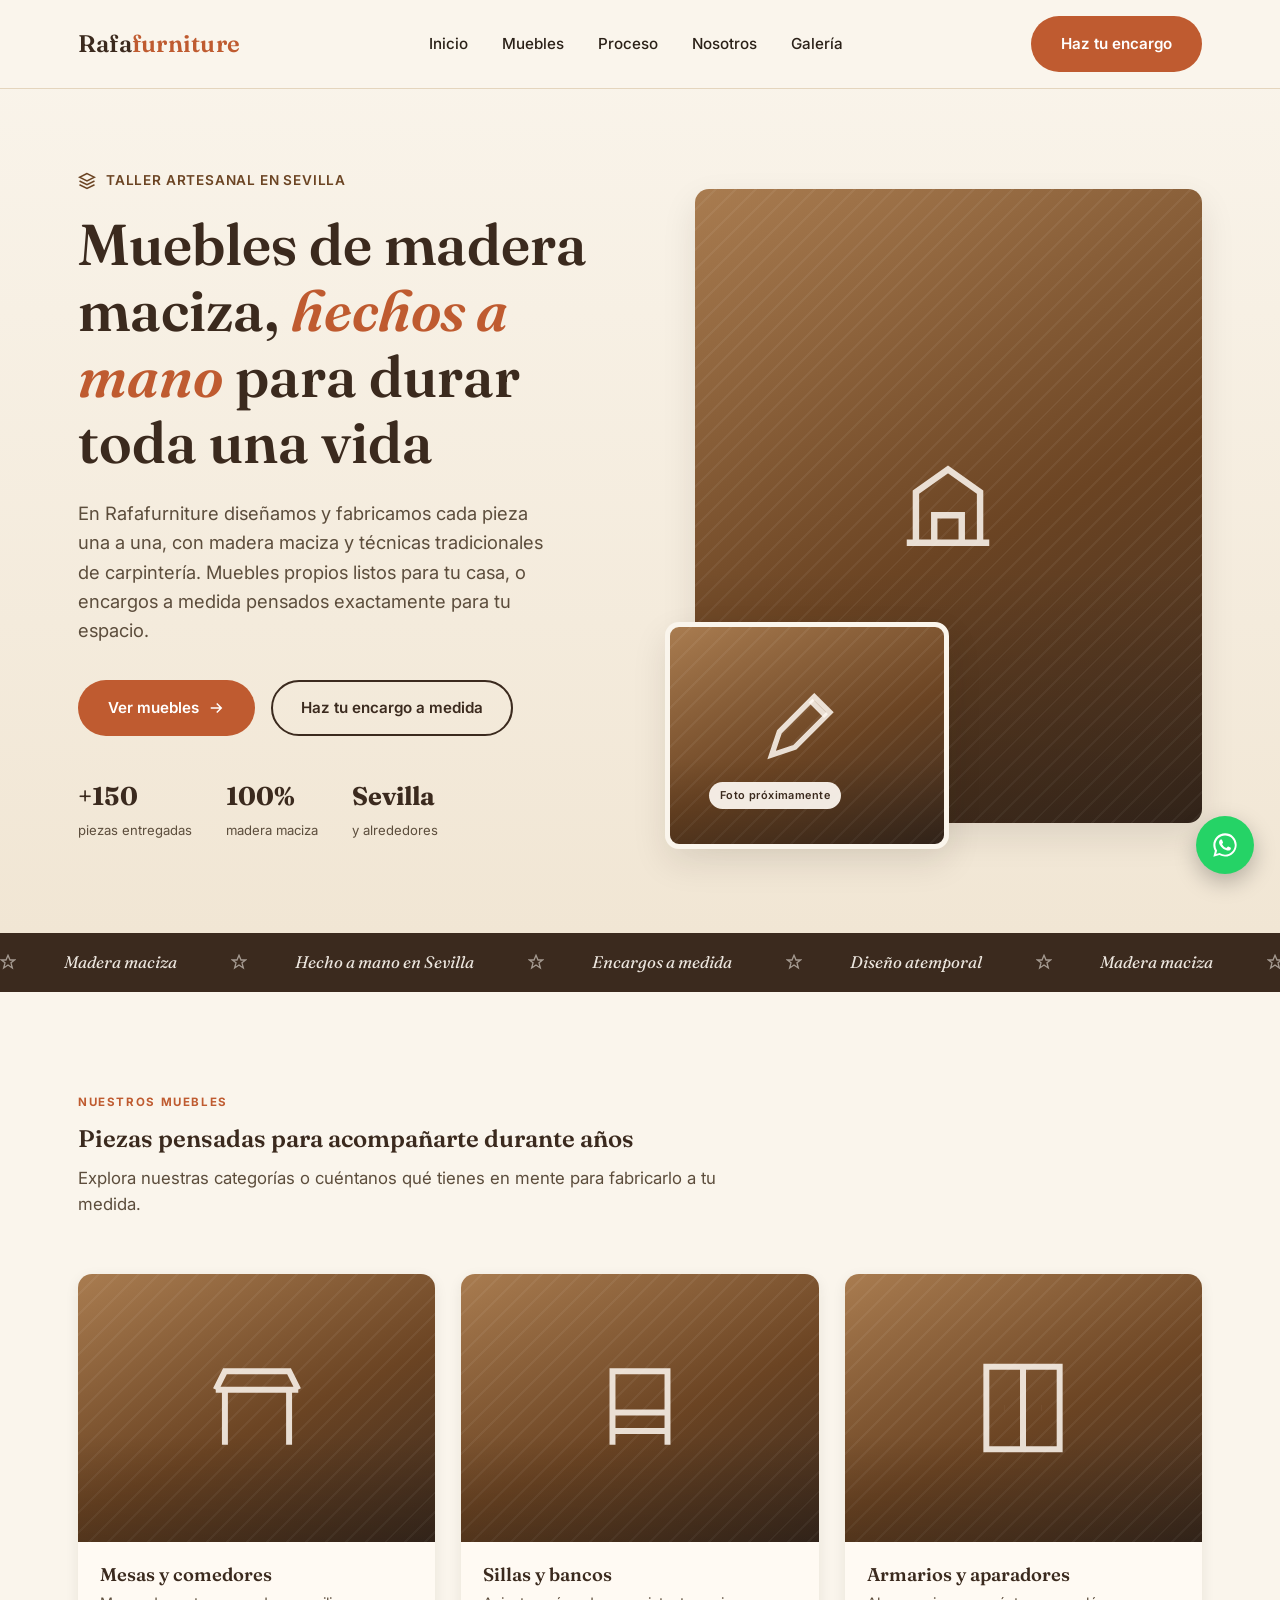
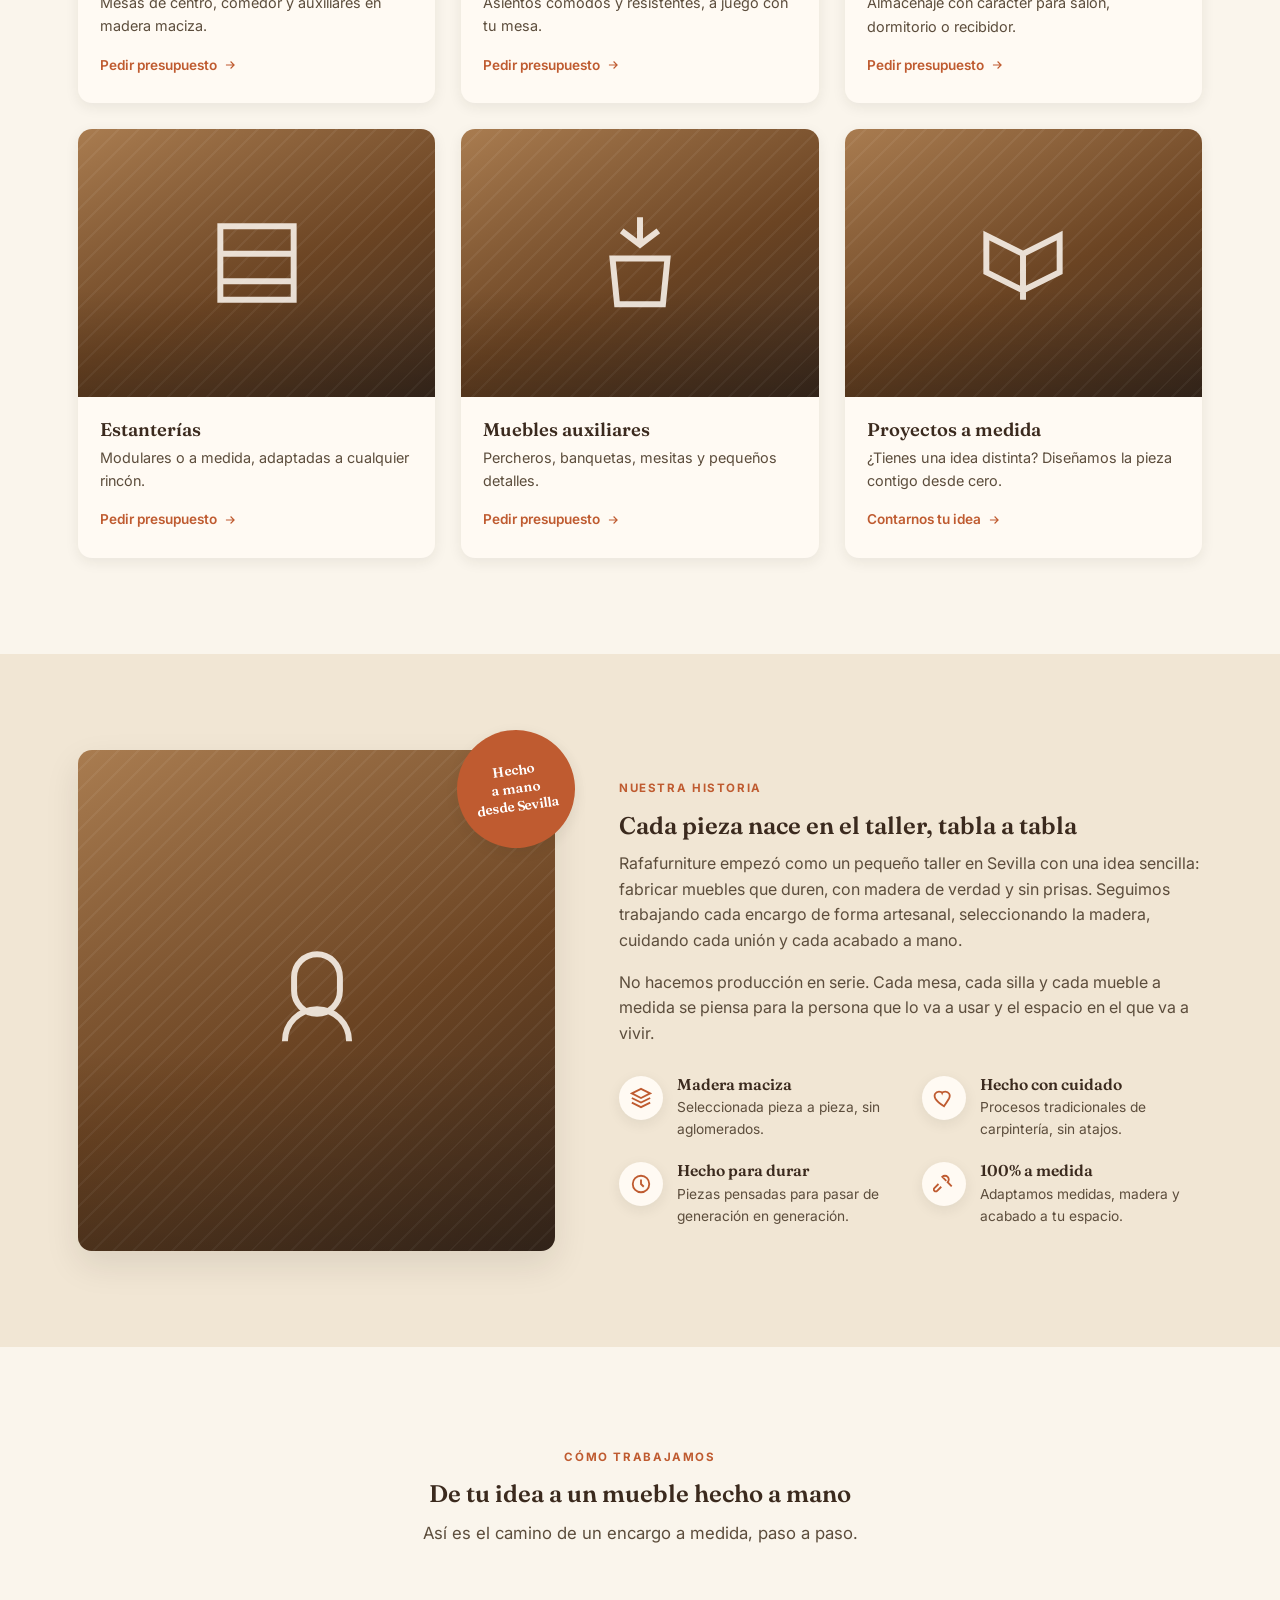
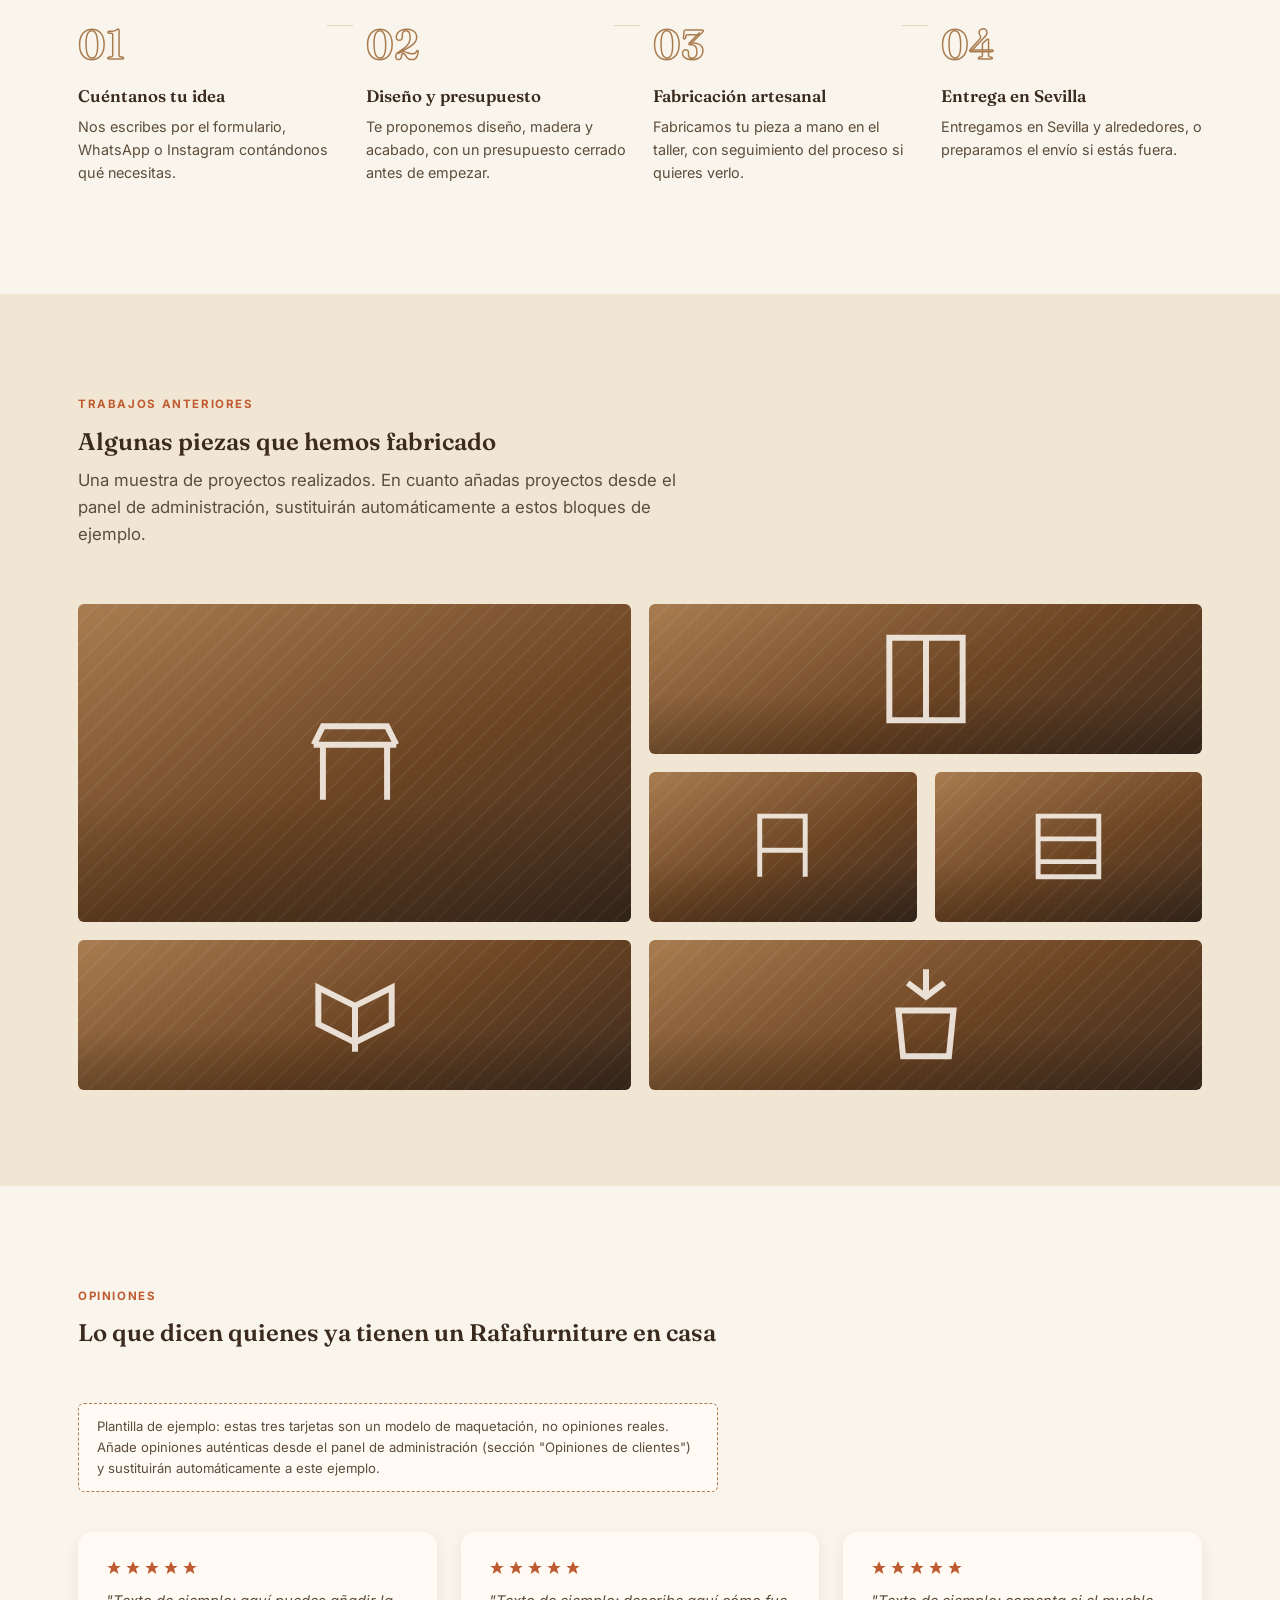
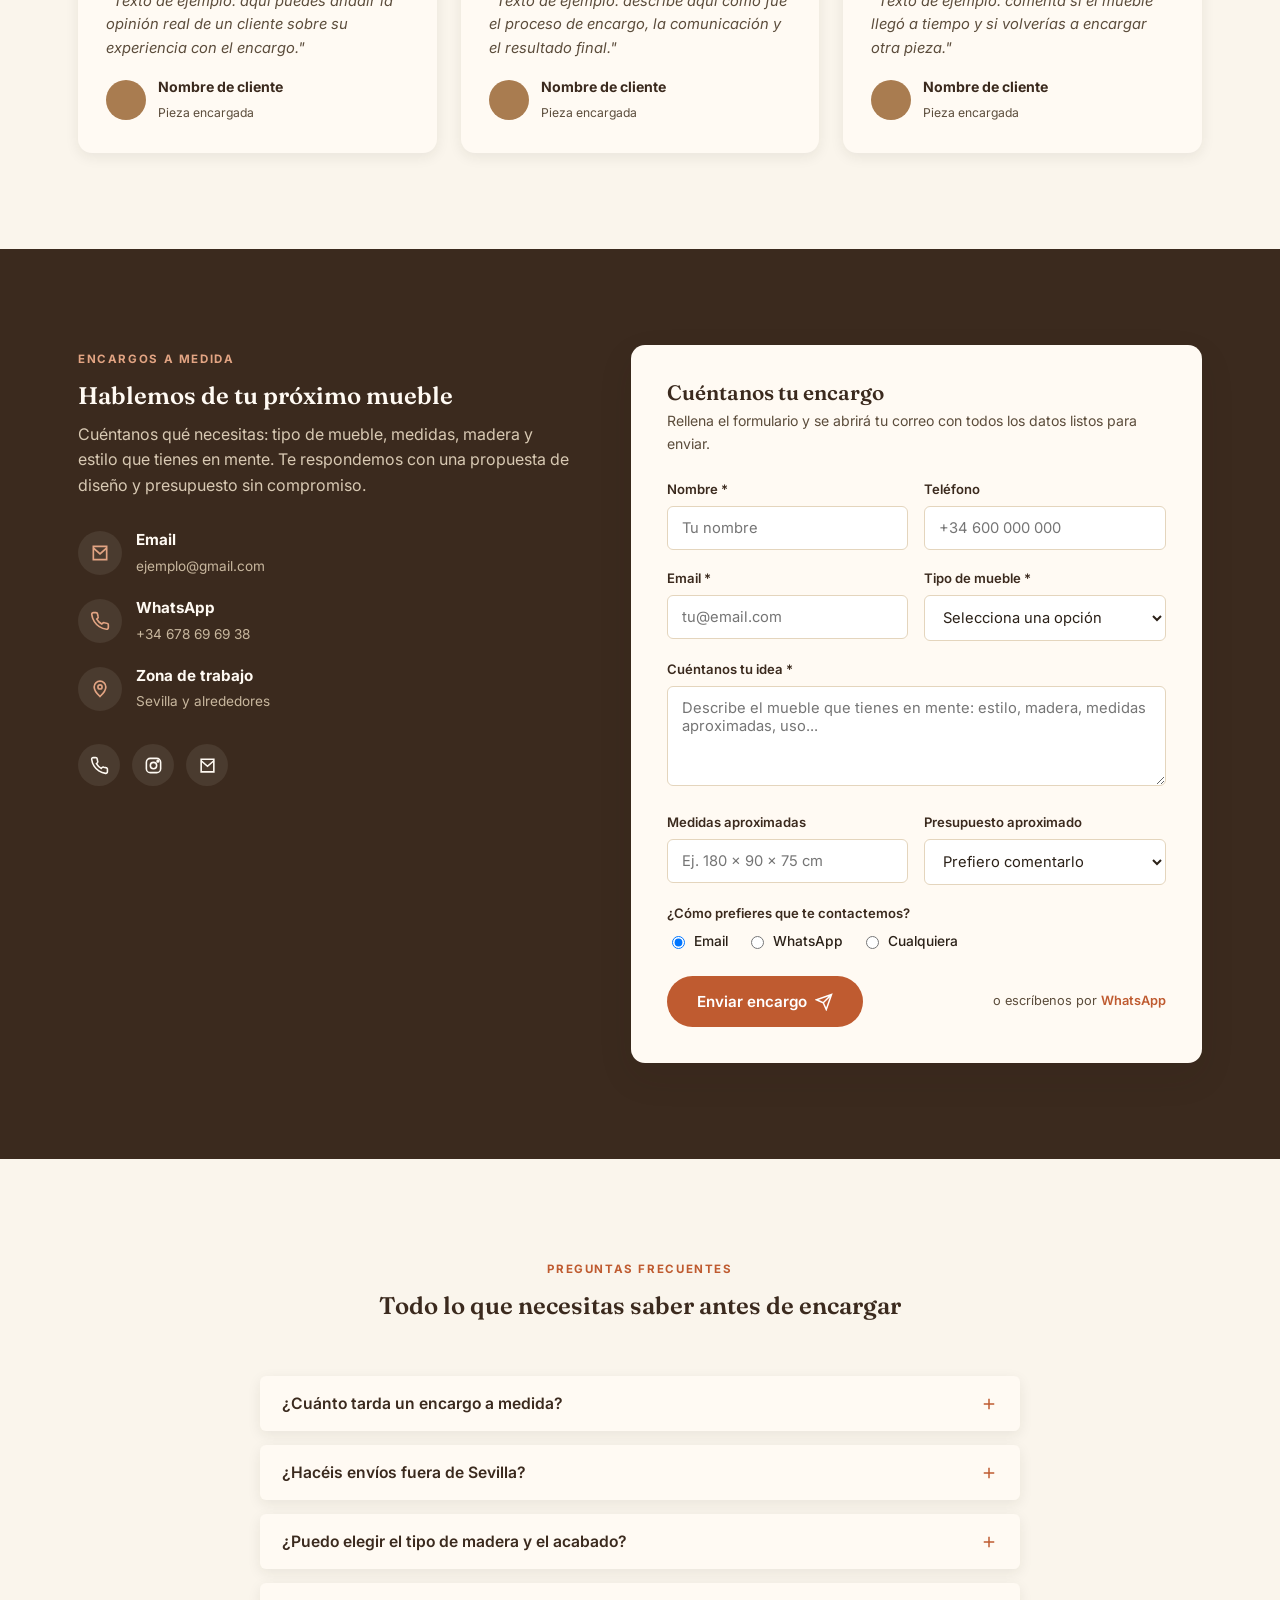
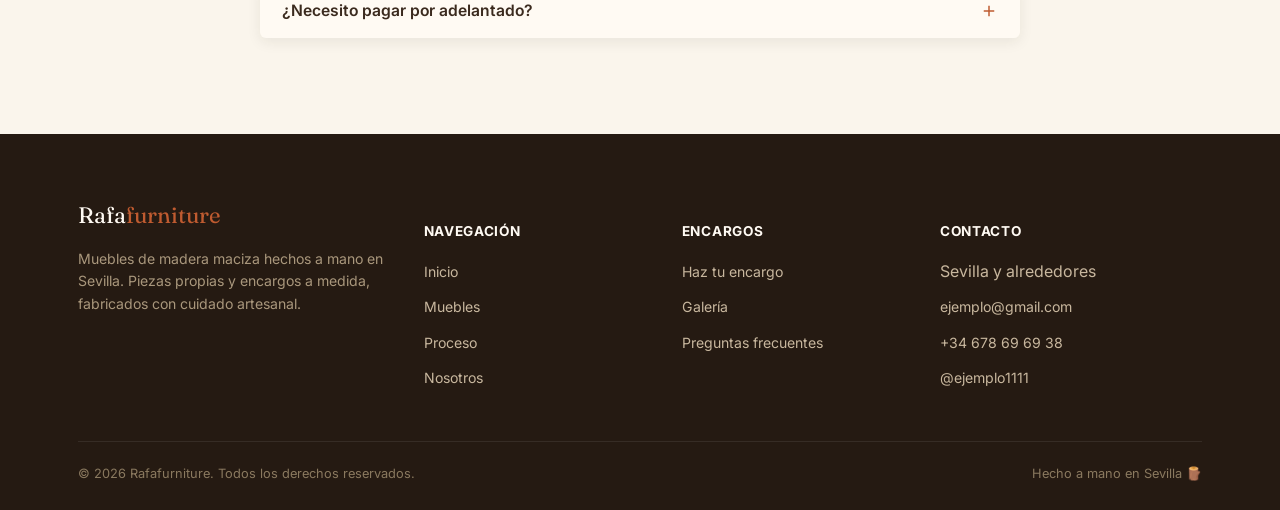
<file: index.html>
<!DOCTYPE html>
<!--
  ============================================================
  RAFAFURNITURE — Web de muebles hechos a mano
  ============================================================
  CÓMO PERSONALIZAR ESTE ARCHIVO (léelo antes de publicar):

  0. PANEL DE ADMINISTRACIÓN (recomendado)
     Esta web incluye un panel visual en la carpeta "admin" (sin tocar
     código) para que el dueño del negocio pueda añadir fotos, nuevos
     proyectos a la galería, opiniones de clientes y datos de contacto
     por su cuenta. Lee el archivo GUIA-PUBLICAR-Y-PANEL.md en la raíz
     del proyecto: explica paso a paso cómo publicar la web gratis y
     cómo activar y usar ese panel. Los datos que gestiona el panel
     viven en la carpeta "data" (archivos .json) y la propia página los
     lee automáticamente mediante js/site-data.js.

  1. DATOS DE CONTACTO
     Se gestionan desde el panel (Ajustes generales), y se guardan en
     data/settings.json. También puedes editarlos a mano en ese archivo
     si lo prefieres. Busca "PERSONALIZA AQUÍ" con Ctrl+F en este HTML
     para ver dónde se muestran (son solo el valor de respaldo inicial,
     el panel los sobrescribe en cuanto el dueño los configura):
       - Email de contacto:  ejemplo@gmail.com   (parece un valor de ejemplo, confírmalo)
       - WhatsApp:           +34 678 69 69 38
       - Instagram:          ejemplo               (parece un valor de ejemplo, confírmalo)
       - Zona de trabajo:    Sevilla y alrededores

  2. IMÁGENES
     Recomendado: súbelas desde el panel (admin), en "Ajustes generales"
     (fotos de portada), "Fotos de categorías" y "Galería de proyectos".
     Sin panel, también puedes hacerlo a mano: todas las tarjetas de
     producto y la galería usan bloques con textura de madera + icono
     como marcador visual mientras no hay foto real, señalados con una
     nota "FOTO:" justo encima de cada bloque. Para poner una foto a
     mano, sustituye el bloque con clase "ph" correspondiente por una
     etiqueta de imagen normal apuntando a tu archivo (por ejemplo,
     dentro de la carpeta "images").

  3. FORMULARIO DE ENCARGOS
     El formulario funciona con un enlace "mailto:" (abre el programa
     de correo del visitante con los datos ya rellenos). Es la forma
     más sencilla de tener un formulario funcional SIN servidor.
     Si más adelante quieres que los encargos lleguen directamente a
     tu bandeja de entrada sin depender del cliente de correo del
     visitante, puedes conectar el formulario (id "orderForm") a un
     servicio gratuito como Formspree (formspree.io) o Web3Forms
     (web3forms.com) en un par de minutos.

  4. COLORES
     Todos los colores están centralizados como variables CSS en la
     sección ":root", al principio del bloque de estilos. Cambia esos
     valores para ajustar la paleta a tu gusto.
  ============================================================
-->
<html lang="es">
<head>
<meta charset="UTF-8">
<meta name="viewport" content="width=device-width, initial-scale=1.0">
<title>Rafafurniture — Muebles hechos a mano en Sevilla</title>
<meta name="description" content="Rafafurniture: muebles de madera maciza hechos a mano en Sevilla. Piezas propias y encargos a medida, fabricados con cuidado artesanal.">

<link rel="preconnect" href="https://fonts.googleapis.com">
<link rel="preconnect" href="https://fonts.gstatic.com" crossorigin>
<link href="https://fonts.googleapis.com/css2?family=Fraunces:ital,opsz,wght@0,9..144,400;0,9..144,500;0,9..144,600;1,9..144,500&family=Inter:wght@400;500;600;700&display=swap" rel="stylesheet">

<link rel="stylesheet" href="./css/style.css">
</head>
<body>

<!-- ============ HEADER ============ -->
<header>
  <nav class="nav">
    <a href="#inicio" class="logo">Rafa<span>furniture</span></a>
    <ul class="nav-links" id="navLinks">
      <li><a href="#inicio">Inicio</a></li>
      <li><a href="#muebles">Muebles</a></li>
      <li><a href="#proceso">Proceso</a></li>
      <li><a href="#nosotros">Nosotros</a></li>
      <li><a href="#galeria">Galería</a></li>
      <li class="mobile-only-cta"><a href="#encargos" class="btn btn-primary">Haz tu encargo</a></li>
    </ul>
    <div class="nav-cta">
      <a href="#encargos" class="btn btn-primary">Haz tu encargo</a>
    </div>
    <button class="burger" id="burgerBtn" aria-label="Abrir menú">
      <svg id="burgerIcon" viewBox="0 0 24 24" fill="none" stroke="currentColor" stroke-width="2" stroke-linecap="round"><line x1="3" y1="6" x2="21" y2="6"/><line x1="3" y1="12" x2="21" y2="12"/><line x1="3" y1="18" x2="21" y2="18"/></svg>
    </button>
  </nav>
</header>

<!-- ============ HERO ============ -->
<section class="hero" id="inicio">
  <div class="wrap">
    <div class="hero-copy reveal">
      <div class="hero-eyebrow">
        <svg viewBox="0 0 24 24" fill="none" stroke="currentColor" stroke-width="2"><path d="M12 2 2 7l10 5 10-5-10-5Z"/><path d="M2 17l10 5 10-5"/><path d="M2 12l10 5 10-5"/></svg>
        Taller artesanal en Sevilla
      </div>
      <h1>Muebles de madera maciza, <em>hechos a mano</em> para durar toda una vida</h1>
      <p class="lead">En Rafafurniture diseñamos y fabricamos cada pieza una a una, con madera maciza y técnicas tradicionales de carpintería. Muebles propios listos para tu casa, o encargos a medida pensados exactamente para tu espacio.</p>
      <div class="hero-actions">
        <a href="#muebles" class="btn btn-primary">
          Ver muebles
          <svg viewBox="0 0 24 24" fill="none" stroke="currentColor" stroke-width="2"><path d="M5 12h14M13 6l6 6-6 6"/></svg>
        </a>
        <a href="#encargos" class="btn btn-outline">Haz tu encargo a medida</a>
      </div>
      <div class="hero-stats">
        <div><strong>+150</strong><span>piezas entregadas</span></div>
        <div><strong>100%</strong><span>madera maciza</span></div>
        <div><strong>Sevilla</strong><span>y alrededores</span></div>
      </div>
    </div>
    <div class="hero-media reveal">
      <!-- FOTO: pieza destacada del taller (plano general) — gestionable desde el panel (Ajustes) -->
      <div class="ph" id="heroImageMain" data-empty-tag="Foto próximamente">
        <svg viewBox="0 0 24 24" fill="none" stroke-width="1.4"><path d="M3 20h18M5 20V9l7-5 7 5v11M9 20v-6h6v6"/></svg>
        <span class="ph-tag">Foto próximamente</span>
      </div>
      <!-- FOTO: detalle del proceso de fabricación — gestionable desde el panel (Ajustes) -->
      <div class="ph ph-float" id="heroImageFloat">
        <svg viewBox="0 0 24 24" fill="none" stroke-width="1.4"><path d="M14 2 5 11l-2 6 6-2 9-9-4-4Z"/><path d="M13 3l4 4"/></svg>
      </div>
    </div>
  </div>
</section>

<!-- ============ STRIP ============ -->
<div class="strip">
  <div class="track">
    <span>
      <svg viewBox="0 0 24 24" fill="none" stroke="currentColor" stroke-width="2"><path d="m12 2 3 7h7l-5.5 4.2L18.5 21 12 16.5 5.5 21l2-7.8L2 9h7l3-7Z"/></svg>
      Madera maciza &nbsp;
      <svg viewBox="0 0 24 24" fill="none" stroke="currentColor" stroke-width="2"><path d="m12 2 3 7h7l-5.5 4.2L18.5 21 12 16.5 5.5 21l2-7.8L2 9h7l3-7Z"/></svg>
      Hecho a mano en Sevilla &nbsp;
      <svg viewBox="0 0 24 24" fill="none" stroke="currentColor" stroke-width="2"><path d="m12 2 3 7h7l-5.5 4.2L18.5 21 12 16.5 5.5 21l2-7.8L2 9h7l3-7Z"/></svg>
      Encargos a medida &nbsp;
      <svg viewBox="0 0 24 24" fill="none" stroke="currentColor" stroke-width="2"><path d="m12 2 3 7h7l-5.5 4.2L18.5 21 12 16.5 5.5 21l2-7.8L2 9h7l3-7Z"/></svg>
      Diseño atemporal &nbsp;
    </span>
    <span>
      <svg viewBox="0 0 24 24" fill="none" stroke="currentColor" stroke-width="2"><path d="m12 2 3 7h7l-5.5 4.2L18.5 21 12 16.5 5.5 21l2-7.8L2 9h7l3-7Z"/></svg>
      Madera maciza &nbsp;
      <svg viewBox="0 0 24 24" fill="none" stroke="currentColor" stroke-width="2"><path d="m12 2 3 7h7l-5.5 4.2L18.5 21 12 16.5 5.5 21l2-7.8L2 9h7l3-7Z"/></svg>
      Hecho a mano en Sevilla &nbsp;
      <svg viewBox="0 0 24 24" fill="none" stroke="currentColor" stroke-width="2"><path d="m12 2 3 7h7l-5.5 4.2L18.5 21 12 16.5 5.5 21l2-7.8L2 9h7l3-7Z"/></svg>
      Encargos a medida &nbsp;
      <svg viewBox="0 0 24 24" fill="none" stroke="currentColor" stroke-width="2"><path d="m12 2 3 7h7l-5.5 4.2L18.5 21 12 16.5 5.5 21l2-7.8L2 9h7l3-7Z"/></svg>
      Diseño atemporal &nbsp;
    </span>
  </div>
</div>

<!-- ============ CATEGORIES ============ -->
<section id="muebles">
  <div class="wrap">
    <div class="section-head reveal">
      <span class="eyebrow">Nuestros muebles</span>
      <h2>Piezas pensadas para acompañarte durante años</h2>
      <p>Explora nuestras categorías o cuéntanos qué tienes en mente para fabricarlo a tu medida.</p>
    </div>
    <div class="cat-grid">

      <div class="cat-card reveal">
        <!-- FOTO: mesa de comedor — gestionable desde el panel (Fotos de categorías) -->
        <div class="ph" id="catImgMesas"><svg viewBox="0 0 24 24" fill="none" stroke-width="1.3"><path d="M3 8h18M5 8v12M19 8v12M3 8l2-4h14l2 4"/></svg></div>
        <div class="cat-card-body">
          <h3>Mesas y comedores</h3>
          <p>Mesas de centro, comedor y auxiliares en madera maciza.</p>
          <a href="#encargos" class="cat-link">Pedir presupuesto <svg viewBox="0 0 24 24" fill="none" stroke="currentColor" stroke-width="2"><path d="M5 12h14M13 6l6 6-6 6"/></svg></a>
        </div>
      </div>

      <div class="cat-card reveal">
        <!-- FOTO: sillas y bancos — gestionable desde el panel (Fotos de categorías) -->
        <div class="ph" id="catImgSillas"><svg viewBox="0 0 24 24" fill="none" stroke-width="1.3"><path d="M6 4h12v9H6zM6 13v7M18 13v7M6 17h12"/></svg></div>
        <div class="cat-card-body">
          <h3>Sillas y bancos</h3>
          <p>Asientos cómodos y resistentes, a juego con tu mesa.</p>
          <a href="#encargos" class="cat-link">Pedir presupuesto <svg viewBox="0 0 24 24" fill="none" stroke="currentColor" stroke-width="2"><path d="M5 12h14M13 6l6 6-6 6"/></svg></a>
        </div>
      </div>

      <div class="cat-card reveal">
        <!-- FOTO: armarios y aparadores — gestionable desde el panel (Fotos de categorías) -->
        <div class="ph" id="catImgArmarios"><svg viewBox="0 0 24 24" fill="none" stroke-width="1.3"><path d="M4 3h16v18H4zM12 3v18M8 12h.01M16 12h.01"/></svg></div>
        <div class="cat-card-body">
          <h3>Armarios y aparadores</h3>
          <p>Almacenaje con carácter para salón, dormitorio o recibidor.</p>
          <a href="#encargos" class="cat-link">Pedir presupuesto <svg viewBox="0 0 24 24" fill="none" stroke="currentColor" stroke-width="2"><path d="M5 12h14M13 6l6 6-6 6"/></svg></a>
        </div>
      </div>

      <div class="cat-card reveal">
        <!-- FOTO: estanterías — gestionable desde el panel (Fotos de categorías) -->
        <div class="ph" id="catImgEstanterias"><svg viewBox="0 0 24 24" fill="none" stroke-width="1.3"><path d="M4 4h16v16H4zM4 10h16M4 16h16"/></svg></div>
        <div class="cat-card-body">
          <h3>Estanterías</h3>
          <p>Modulares o a medida, adaptadas a cualquier rincón.</p>
          <a href="#encargos" class="cat-link">Pedir presupuesto <svg viewBox="0 0 24 24" fill="none" stroke="currentColor" stroke-width="2"><path d="M5 12h14M13 6l6 6-6 6"/></svg></a>
        </div>
      </div>

      <div class="cat-card reveal">
        <!-- FOTO: muebles auxiliares — gestionable desde el panel (Fotos de categorías) -->
        <div class="ph" id="catImgAuxiliares"><svg viewBox="0 0 24 24" fill="none" stroke-width="1.3"><path d="M12 2v6M8 5l4 3 4-3M6 11h12l-1 10H7L6 11Z"/></svg></div>
        <div class="cat-card-body">
          <h3>Muebles auxiliares</h3>
          <p>Percheros, banquetas, mesitas y pequeños detalles.</p>
          <a href="#encargos" class="cat-link">Pedir presupuesto <svg viewBox="0 0 24 24" fill="none" stroke="currentColor" stroke-width="2"><path d="M5 12h14M13 6l6 6-6 6"/></svg></a>
        </div>
      </div>

      <div class="cat-card reveal">
        <!-- FOTO: proyecto especial a medida — gestionable desde el panel (Fotos de categorías) -->
        <div class="ph" id="catImgMedida"><svg viewBox="0 0 24 24" fill="none" stroke-width="1.3"><path d="M12 20V10M12 10 4 6v8l8 4 8-4V6l-8 4Z"/></svg></div>
        <div class="cat-card-body">
          <h3>Proyectos a medida</h3>
          <p>¿Tienes una idea distinta? Diseñamos la pieza contigo desde cero.</p>
          <a href="#encargos" class="cat-link">Contarnos tu idea <svg viewBox="0 0 24 24" fill="none" stroke="currentColor" stroke-width="2"><path d="M5 12h14M13 6l6 6-6 6"/></svg></a>
        </div>
      </div>

    </div>
  </div>
</section>

<!-- ============ STORY ============ -->
<section class="story" id="nosotros">
  <div class="wrap">
    <div class="story-media reveal">
      <!-- FOTO: retrato en el taller / manos trabajando la madera -->
      <div class="ph">
        <svg viewBox="0 0 24 24" fill="none" stroke-width="1.3"><path d="M12 2a5 5 0 0 1 5 5v3a5 5 0 0 1-10 0V7a5 5 0 0 1 5-5ZM5 21c0-3.9 3.1-7 7-7s7 3.1 7 7"/></svg>
      </div>
      <div class="story-badge">Hecho<br>a mano<br>desde Sevilla</div>
    </div>
    <div class="story-copy reveal">
      <span class="eyebrow">Nuestra historia</span>
      <h2>Cada pieza nace en el taller, tabla a tabla</h2>
      <p>Rafafurniture empezó como un pequeño taller en Sevilla con una idea sencilla: fabricar muebles que duren, con madera de verdad y sin prisas. Seguimos trabajando cada encargo de forma artesanal, seleccionando la madera, cuidando cada unión y cada acabado a mano.</p>
      <p>No hacemos producción en serie. Cada mesa, cada silla y cada mueble a medida se piensa para la persona que lo va a usar y el espacio en el que va a vivir.</p>
      <div class="story-values">
        <div class="value">
          <div class="value-icon"><svg viewBox="0 0 24 24" fill="none" stroke="currentColor" stroke-width="2"><path d="M12 2 2 7l10 5 10-5-10-5Z"/><path d="M2 17l10 5 10-5M2 12l10 5 10-5"/></svg></div>
          <div><h4>Madera maciza</h4><p>Seleccionada pieza a pieza, sin aglomerados.</p></div>
        </div>
        <div class="value">
          <div class="value-icon"><svg viewBox="0 0 24 24" fill="none" stroke="currentColor" stroke-width="2"><path d="M12 21s-7-4.35-9.5-8.5C.5 8.5 3 5 6.5 5c2 0 3.3 1 3.5 1.5C10.2 6 11.5 5 13.5 5 17 5 19.5 8.5 17.5 12.5 15 16.65 12 21 12 21Z"/></svg></div>
          <div><h4>Hecho con cuidado</h4><p>Procesos tradicionales de carpintería, sin atajos.</p></div>
        </div>
        <div class="value">
          <div class="value-icon"><svg viewBox="0 0 24 24" fill="none" stroke="currentColor" stroke-width="2"><circle cx="12" cy="12" r="9"/><path d="M12 7v5l3 3"/></svg></div>
          <div><h4>Hecho para durar</h4><p>Piezas pensadas para pasar de generación en generación.</p></div>
        </div>
        <div class="value">
          <div class="value-icon"><svg viewBox="0 0 24 24" fill="none" stroke="currentColor" stroke-width="2"><path d="M20.4 14.5 16 10.1a4 4 0 1 0-5.9-5.9L14.5 8.6M9 15l-4.5 4.5a2 2 0 1 1-3-3L6 12"/></svg></div>
          <div><h4>100% a medida</h4><p>Adaptamos medidas, madera y acabado a tu espacio.</p></div>
        </div>
      </div>
    </div>
  </div>
</section>

<!-- ============ PROCESS ============ -->
<section id="proceso">
  <div class="wrap">
    <div class="section-head center reveal" style="margin-left:auto;margin-right:auto;">
      <span class="eyebrow">Cómo trabajamos</span>
      <h2>De tu idea a un mueble hecho a mano</h2>
      <p>Así es el camino de un encargo a medida, paso a paso.</p>
    </div>
    <div class="process-grid">
      <div class="step reveal">
        <span class="step-num">01</span>
        <h4>Cuéntanos tu idea</h4>
        <p>Nos escribes por el formulario, WhatsApp o Instagram contándonos qué necesitas.</p>
      </div>
      <div class="step reveal">
        <span class="step-num">02</span>
        <h4>Diseño y presupuesto</h4>
        <p>Te proponemos diseño, madera y acabado, con un presupuesto cerrado antes de empezar.</p>
      </div>
      <div class="step reveal">
        <span class="step-num">03</span>
        <h4>Fabricación artesanal</h4>
        <p>Fabricamos tu pieza a mano en el taller, con seguimiento del proceso si quieres verlo.</p>
      </div>
      <div class="step reveal">
        <span class="step-num">04</span>
        <h4>Entrega en Sevilla</h4>
        <p>Entregamos en Sevilla y alrededores, o preparamos el envío si estás fuera.</p>
      </div>
    </div>
  </div>
</section>

<!-- ============ GALLERY ============ -->
<section class="gallery" id="galeria">
  <div class="wrap">
    <div class="section-head reveal">
      <span class="eyebrow">Trabajos anteriores</span>
      <h2>Algunas piezas que hemos fabricado</h2>
      <p>Una muestra de proyectos realizados. En cuanto añadas proyectos desde el panel de administración, sustituirán automáticamente a estos bloques de ejemplo.</p>
    </div>
    <div class="gallery-grid" id="galleryGrid">
      <!-- Estos 6 bloques son el estado por defecto (sin proyectos añadidos aún).
           En cuanto data/gallery.json tenga elementos, js/site-data.js
           sustituye todo este contenido por los proyectos reales. -->
      <div class="ph g1 reveal"><svg viewBox="0 0 24 24" fill="none" stroke-width="1.3"><path d="M3 8h18M5 8v12M19 8v12M3 8l2-4h14l2 4"/></svg></div>
      <div class="ph g2 reveal"><svg viewBox="0 0 24 24" fill="none" stroke-width="1.3"><path d="M4 3h16v18H4zM12 3v18"/></svg></div>
      <div class="ph g3 reveal"><svg viewBox="0 0 24 24" fill="none" stroke-width="1.3"><path d="M6 4h12v9H6zM6 13v7M18 13v7"/></svg></div>
      <div class="ph g4 reveal"><svg viewBox="0 0 24 24" fill="none" stroke-width="1.3"><path d="M4 4h16v16H4zM4 10h16M4 16h16"/></svg></div>
      <div class="ph g5 reveal"><svg viewBox="0 0 24 24" fill="none" stroke-width="1.3"><path d="M12 20V10M12 10 4 6v8l8 4 8-4V6l-8 4Z"/></svg></div>
      <div class="ph g6 reveal"><svg viewBox="0 0 24 24" fill="none" stroke-width="1.3"><path d="M12 2v6M8 5l4 3 4-3M6 11h12l-1 10H7L6 11Z"/></svg></div>
    </div>
  </div>
</section>

<!-- ============ TESTIMONIALS (plantilla de ejemplo) ============ -->
<section id="opiniones">
  <div class="wrap">
    <div class="section-head reveal">
      <span class="eyebrow">Opiniones</span>
      <h2>Lo que dicen quienes ya tienen un Rafafurniture en casa</h2>
    </div>
    <div class="test-note reveal" id="testimonialsNote">
      Plantilla de ejemplo: estas tres tarjetas son un modelo de maquetación, no opiniones reales. Añade opiniones auténticas desde el panel de administración (sección "Opiniones de clientes") y sustituirán automáticamente a este ejemplo.
    </div>
    <div class="test-grid" id="testimonialsGrid">
      <div class="test-card reveal">
        <div class="stars">
          <svg viewBox="0 0 24 24"><path d="m12 2 3 7h7l-5.5 4.2L18.5 21 12 16.5 5.5 21l2-7.8L2 9h7l3-7Z"/></svg>
          <svg viewBox="0 0 24 24"><path d="m12 2 3 7h7l-5.5 4.2L18.5 21 12 16.5 5.5 21l2-7.8L2 9h7l3-7Z"/></svg>
          <svg viewBox="0 0 24 24"><path d="m12 2 3 7h7l-5.5 4.2L18.5 21 12 16.5 5.5 21l2-7.8L2 9h7l3-7Z"/></svg>
          <svg viewBox="0 0 24 24"><path d="m12 2 3 7h7l-5.5 4.2L18.5 21 12 16.5 5.5 21l2-7.8L2 9h7l3-7Z"/></svg>
          <svg viewBox="0 0 24 24"><path d="m12 2 3 7h7l-5.5 4.2L18.5 21 12 16.5 5.5 21l2-7.8L2 9h7l3-7Z"/></svg>
        </div>
        <p>"Texto de ejemplo: aquí puedes añadir la opinión real de un cliente sobre su experiencia con el encargo."</p>
        <div class="test-who">
          <div class="test-avatar"></div>
          <div><strong>Nombre de cliente</strong><span>Pieza encargada</span></div>
        </div>
      </div>
      <div class="test-card reveal">
        <div class="stars">
          <svg viewBox="0 0 24 24"><path d="m12 2 3 7h7l-5.5 4.2L18.5 21 12 16.5 5.5 21l2-7.8L2 9h7l3-7Z"/></svg>
          <svg viewBox="0 0 24 24"><path d="m12 2 3 7h7l-5.5 4.2L18.5 21 12 16.5 5.5 21l2-7.8L2 9h7l3-7Z"/></svg>
          <svg viewBox="0 0 24 24"><path d="m12 2 3 7h7l-5.5 4.2L18.5 21 12 16.5 5.5 21l2-7.8L2 9h7l3-7Z"/></svg>
          <svg viewBox="0 0 24 24"><path d="m12 2 3 7h7l-5.5 4.2L18.5 21 12 16.5 5.5 21l2-7.8L2 9h7l3-7Z"/></svg>
          <svg viewBox="0 0 24 24"><path d="m12 2 3 7h7l-5.5 4.2L18.5 21 12 16.5 5.5 21l2-7.8L2 9h7l3-7Z"/></svg>
        </div>
        <p>"Texto de ejemplo: describe aquí cómo fue el proceso de encargo, la comunicación y el resultado final."</p>
        <div class="test-who">
          <div class="test-avatar"></div>
          <div><strong>Nombre de cliente</strong><span>Pieza encargada</span></div>
        </div>
      </div>
      <div class="test-card reveal">
        <div class="stars">
          <svg viewBox="0 0 24 24"><path d="m12 2 3 7h7l-5.5 4.2L18.5 21 12 16.5 5.5 21l2-7.8L2 9h7l3-7Z"/></svg>
          <svg viewBox="0 0 24 24"><path d="m12 2 3 7h7l-5.5 4.2L18.5 21 12 16.5 5.5 21l2-7.8L2 9h7l3-7Z"/></svg>
          <svg viewBox="0 0 24 24"><path d="m12 2 3 7h7l-5.5 4.2L18.5 21 12 16.5 5.5 21l2-7.8L2 9h7l3-7Z"/></svg>
          <svg viewBox="0 0 24 24"><path d="m12 2 3 7h7l-5.5 4.2L18.5 21 12 16.5 5.5 21l2-7.8L2 9h7l3-7Z"/></svg>
          <svg viewBox="0 0 24 24"><path d="m12 2 3 7h7l-5.5 4.2L18.5 21 12 16.5 5.5 21l2-7.8L2 9h7l3-7Z"/></svg>
        </div>
        <p>"Texto de ejemplo: comenta si el mueble llegó a tiempo y si volverías a encargar otra pieza."</p>
        <div class="test-who">
          <div class="test-avatar"></div>
          <div><strong>Nombre de cliente</strong><span>Pieza encargada</span></div>
        </div>
      </div>
    </div>
  </div>
</section>

<!-- ============ ORDER / CONTACT ============ -->
<section class="order" id="encargos">
  <div class="wrap">
    <div class="order-grid">
      <div class="order-info reveal">
        <span class="eyebrow">Encargos a medida</span>
        <h2>Hablemos de tu próximo mueble</h2>
        <p>Cuéntanos qué necesitas: tipo de mueble, medidas, madera y estilo que tienes en mente. Te respondemos con una propuesta de diseño y presupuesto sin compromiso.</p>

        <div class="contact-list">
          <!-- PERSONALIZA AQUÍ: email de contacto -->
          <div class="contact-item">
            <div class="ic"><svg viewBox="0 0 24 24" fill="none" stroke="currentColor" stroke-width="2"><path d="M4 4h16v16H4z"/><path d="m4 6 8 7 8-7"/></svg></div>
            <div><strong>Email</strong><span id="contactEmailText">ejemplo@gmail.com</span></div>
          </div>
          <!-- PERSONALIZA AQUÍ: teléfono / WhatsApp -->
          <div class="contact-item">
            <div class="ic"><svg viewBox="0 0 24 24" fill="none" stroke="currentColor" stroke-width="2"><path d="M22 16.9v3a2 2 0 0 1-2.2 2 19.8 19.8 0 0 1-8.6-3.1 19.5 19.5 0 0 1-6-6 19.8 19.8 0 0 1-3.1-8.7A2 2 0 0 1 4.1 2h3a2 2 0 0 1 2 1.7c.1.9.3 1.8.6 2.7a2 2 0 0 1-.4 2.1L8.1 9.7a16 16 0 0 0 6 6l1.2-1.2a2 2 0 0 1 2.1-.4c.9.3 1.8.5 2.7.6a2 2 0 0 1 1.9 2.2Z"/></svg></div>
            <div><strong>WhatsApp</strong><span id="contactWhatsappText">+34 678 69 69 38</span></div>
          </div>
          <!-- PERSONALIZA AQUÍ: zona de trabajo -->
          <div class="contact-item">
            <div class="ic"><svg viewBox="0 0 24 24" fill="none" stroke="currentColor" stroke-width="2"><path d="M12 21s7-6.5 7-11.5A7 7 0 0 0 5 9.5C5 14.5 12 21 12 21Z"/><circle cx="12" cy="9.5" r="2.5"/></svg></div>
            <div><strong>Zona de trabajo</strong><span id="contactZonaText">Sevilla y alrededores</span></div>
          </div>
        </div>

        <div class="order-social">
          <a href="https://wa.me/34678696938?text=Hola%20Rafafurniture%2C%20quiero%20hacer%20un%20encargo" target="_blank" rel="noopener" aria-label="WhatsApp" class="js-wa-link">
            <svg viewBox="0 0 24 24" fill="none" stroke="currentColor" stroke-width="2"><path d="M22 16.9v3a2 2 0 0 1-2.2 2 19.8 19.8 0 0 1-8.6-3.1 19.5 19.5 0 0 1-6-6 19.8 19.8 0 0 1-3.1-8.7A2 2 0 0 1 4.1 2h3a2 2 0 0 1 2 1.7c.1.9.3 1.8.6 2.7a2 2 0 0 1-.4 2.1L8.1 9.7a16 16 0 0 0 6 6l1.2-1.2a2 2 0 0 1 2.1-.4c.9.3 1.8.5 2.7.6a2 2 0 0 1 1.9 2.2Z"/></svg>
          </a>
          <!-- PERSONALIZA AQUÍ: usuario de Instagram -->
          <a href="https://instagram.com/ejemplo" target="_blank" rel="noopener" aria-label="Instagram" class="js-ig-link">
            <svg viewBox="0 0 24 24" fill="none" stroke="currentColor" stroke-width="2"><rect x="3" y="3" width="18" height="18" rx="5"/><circle cx="12" cy="12" r="4"/><circle cx="17.5" cy="6.5" r="1"/></svg>
          </a>
          <a href="mailto:ejemplo@gmail.com" aria-label="Email" id="socialEmailLink" class="js-email-link">
            <svg viewBox="0 0 24 24" fill="none" stroke="currentColor" stroke-width="2"><path d="M4 4h16v16H4z"/><path d="m4 6 8 7 8-7"/></svg>
          </a>
        </div>
      </div>

      <div class="form-card reveal">
        <h3>Cuéntanos tu encargo</h3>
        <p>Rellena el formulario y se abrirá tu correo con todos los datos listos para enviar.</p>
        <form id="orderForm">
          <div class="form-row">
            <div class="field">
              <label for="fName">Nombre *</label>
              <input type="text" id="fName" required placeholder="Tu nombre">
            </div>
            <div class="field">
              <label for="fPhone">Teléfono</label>
              <input type="tel" id="fPhone" placeholder="+34 600 000 000">
            </div>
          </div>
          <div class="form-row">
            <div class="field">
              <label for="fEmail">Email *</label>
              <input type="email" id="fEmail" required placeholder="tu@email.com">
            </div>
            <div class="field">
              <label for="fType">Tipo de mueble *</label>
              <select id="fType" required>
                <option value="">Selecciona una opción</option>
                <option>Mesa / comedor</option>
                <option>Silla / banco</option>
                <option>Armario / aparador</option>
                <option>Estantería</option>
                <option>Cama / dormitorio</option>
                <option>Otro / a medida</option>
              </select>
            </div>
          </div>
          <div class="field">
            <label for="fDesc">Cuéntanos tu idea *</label>
            <textarea id="fDesc" required placeholder="Describe el mueble que tienes en mente: estilo, madera, medidas aproximadas, uso..."></textarea>
          </div>
          <div class="form-row">
            <div class="field">
              <label for="fSize">Medidas aproximadas</label>
              <input type="text" id="fSize" placeholder="Ej. 180 x 90 x 75 cm">
            </div>
            <div class="field">
              <label for="fBudget">Presupuesto aproximado</label>
              <select id="fBudget">
                <option value="">Prefiero comentarlo</option>
                <option>Menos de 300 €</option>
                <option>300 € - 700 €</option>
                <option>700 € - 1.500 €</option>
                <option>Más de 1.500 €</option>
              </select>
            </div>
          </div>
          <div class="field">
            <label>¿Cómo prefieres que te contactemos?</label>
            <div class="field-radios">
              <label><input type="radio" name="fContact" value="Email" checked> Email</label>
              <label><input type="radio" name="fContact" value="WhatsApp"> WhatsApp</label>
              <label><input type="radio" name="fContact" value="Cualquiera"> Cualquiera</label>
            </div>
          </div>
          <div class="form-foot">
            <button type="submit" class="btn btn-primary">
              Enviar encargo
              <svg viewBox="0 0 24 24" fill="none" stroke="currentColor" stroke-width="2"><path d="M22 2 11 13M22 2l-7 20-4-9-9-4 20-7Z"/></svg>
            </button>
            <span class="form-alt">o escríbenos por <a href="https://wa.me/34678696938" target="_blank" rel="noopener" style="color:var(--accent);font-weight:600;" class="js-wa-link">WhatsApp</a></span>
          </div>
          <p class="form-msg" id="formMsg"></p>
        </form>
      </div>
    </div>
  </div>
</section>

<!-- ============ FAQ ============ -->
<section id="faq">
  <div class="wrap">
    <div class="section-head center reveal" style="margin-left:auto;margin-right:auto;">
      <span class="eyebrow">Preguntas frecuentes</span>
      <h2>Todo lo que necesitas saber antes de encargar</h2>
    </div>
    <div class="faq-list">
      <div class="faq-item reveal">
        <button class="faq-q">¿Cuánto tarda un encargo a medida? <svg viewBox="0 0 24 24" fill="none" stroke="currentColor" stroke-width="2"><path d="M12 5v14M5 12h14"/></svg></button>
        <div class="faq-a"><p>Depende de la pieza y de la carga de taller del momento. Al confirmar el presupuesto te damos un plazo estimado orientativo.</p></div>
      </div>
      <div class="faq-item reveal">
        <button class="faq-q">¿Hacéis envíos fuera de Sevilla? <svg viewBox="0 0 24 24" fill="none" stroke="currentColor" stroke-width="2"><path d="M12 5v14M5 12h14"/></svg></button>
        <div class="faq-a"><p>Sí, entregamos en persona en Sevilla y alrededores, y gestionamos transporte especializado para envíos a otras zonas.</p></div>
      </div>
      <div class="faq-item reveal">
        <button class="faq-q">¿Puedo elegir el tipo de madera y el acabado? <svg viewBox="0 0 24 24" fill="none" stroke="currentColor" stroke-width="2"><path d="M12 5v14M5 12h14"/></svg></button>
        <div class="faq-a"><p>Por supuesto. Te asesoramos sobre la madera y el acabado más adecuados según el uso, el estilo y el presupuesto que manejes.</p></div>
      </div>
      <div class="faq-item reveal">
        <button class="faq-q">¿Necesito pagar por adelantado? <svg viewBox="0 0 24 24" fill="none" stroke="currentColor" stroke-width="2"><path d="M12 5v14M5 12h14"/></svg></button>
        <div class="faq-a"><p>Normalmente se solicita una señal para reservar madera y tiempo de taller, y el resto se abona a la entrega. Te lo detallamos en el presupuesto.</p></div>
      </div>
    </div>
  </div>
</section>

<!-- ============ FOOTER ============ -->
<footer>
  <div class="wrap">
    <div class="footer-grid">
      <div>
        <div class="footer-logo">Rafa<span>furniture</span></div>
        <p>Muebles de madera maciza hechos a mano en Sevilla. Piezas propias y encargos a medida, fabricados con cuidado artesanal.</p>
      </div>
      <div class="footer-col">
        <h5>Navegación</h5>
        <ul>
          <li><a href="#inicio">Inicio</a></li>
          <li><a href="#muebles">Muebles</a></li>
          <li><a href="#proceso">Proceso</a></li>
          <li><a href="#nosotros">Nosotros</a></li>
        </ul>
      </div>
      <div class="footer-col">
        <h5>Encargos</h5>
        <ul>
          <li><a href="#encargos">Haz tu encargo</a></li>
          <li><a href="#galeria">Galería</a></li>
          <li><a href="#faq">Preguntas frecuentes</a></li>
        </ul>
      </div>
      <div class="footer-col">
        <h5>Contacto</h5>
        <ul>
          <!-- PERSONALIZA AQUÍ: datos de contacto en el pie -->
          <li id="footerZonaText">Sevilla y alrededores</li>
          <li><a href="mailto:ejemplo@gmail.com" id="footerEmailLink" class="js-email-link">ejemplo@gmail.com</a></li>
          <li><a href="https://wa.me/34678696938" class="js-wa-link" id="footerWaText">+34 678 69 69 38</a></li>
          <li><a href="https://instagram.com/ejemplo" target="_blank" rel="noopener" class="js-ig-link" id="footerIgLink">@ejemplo</a></li>
        </ul>
      </div>
    </div>
    <div class="footer-bottom">
      <span>&copy; <span id="year"></span> Rafafurniture. Todos los derechos reservados.</span>
      <span>Hecho a mano en Sevilla 🪵</span>
    </div>
  </div>
</footer>

<!-- ============ WHATSAPP FLOAT BUTTON ============ -->
<a class="wa-float js-wa-link" href="https://wa.me/34678696938?text=Hola%20Rafafurniture%2C%20quiero%20hacer%20un%20encargo" target="_blank" rel="noopener" aria-label="Escríbenos por WhatsApp">
  <svg viewBox="0 0 32 32"><path d="M16.001 2.667c-7.364 0-13.334 5.97-13.334 13.334 0 2.353.615 4.66 1.783 6.687L2.7 29.333l6.826-1.79a13.27 13.27 0 0 0 6.475 1.65h.006c7.363 0 13.333-5.97 13.333-13.334 0-3.562-1.387-6.911-3.906-9.43a13.246 13.246 0 0 0-9.433-3.762Zm0 24.4h-.005a11.06 11.06 0 0 1-5.634-1.542l-.404-.24-4.05 1.062 1.082-3.949-.264-.406a11.05 11.05 0 0 1-1.693-5.89c0-6.11 4.972-11.083 11.073-11.083 2.958 0 5.739 1.153 7.83 3.246a10.99 10.99 0 0 1 3.24 7.842c0 6.11-4.972 11.06-11.075 11.06Zm6.073-8.29c-.333-.167-1.966-.97-2.27-1.08-.305-.111-.527-.166-.749.167-.222.333-.86 1.08-1.055 1.303-.194.222-.388.25-.72.083-.334-.167-1.409-.52-2.684-1.657-.992-.885-1.663-1.978-1.858-2.311-.194-.334-.02-.514.146-.68.15-.15.334-.389.5-.583.167-.195.222-.334.334-.556.111-.223.055-.417-.028-.584-.083-.166-.749-1.805-1.026-2.472-.27-.65-.545-.562-.749-.573-.194-.01-.416-.012-.638-.012-.222 0-.583.083-.888.417-.305.333-1.166 1.14-1.166 2.777 0 1.638 1.194 3.222 1.36 3.444.166.222 2.35 3.587 5.693 5.031.796.344 1.417.55 1.9.703.798.254 1.523.218 2.097.132.64-.096 1.966-.804 2.243-1.58.278-.777.278-1.443.194-1.58-.083-.139-.305-.222-.638-.389Z"/></svg>
</a>

<script src="./js/archstyle.js"></script>
<script src="./js/site-data.js"></script>

<!-- Netlify Identity: necesario para que los enlaces de invitación /
     confirmación de email del panel de administración (carpeta "admin")
     funcionen correctamente. No hace nada si no usas Netlify Identity. -->
<script src="https://identity.netlify.com/v1/netlify-identity-widget.js"></script>
<script src="./js/netlify-identity-redirect.js"></script>

</body>
</html>
</file>
<file: css/style.css>
/* ============ VARIABLES ============ */
  :root{
    --bg:            #faf5ec;
    --bg-alt:        #f1e6d4;
    --wood-dark:     #3b2a1e;
    --wood:          #6b4423;
    --wood-light:    #a97c50;
    --accent:        #bf5b30;
    --accent-dark:   #9c4623;
    --text:          #2b2118;
    --text-soft:     #5c4d3c;
    --cream:         #fffaf3;
    --line:          #e4d5bd;
    --radius:        6px;
    --radius-lg:     14px;
    --shadow:        0 14px 34px rgba(43,33,24,.10);
    --shadow-sm:     0 4px 14px rgba(43,33,24,.08);
    --font-head:     'Fraunces', Georgia, serif;
    --font-body:     'Inter', -apple-system, Segoe UI, sans-serif;
    --maxw:          1180px;
  }

  *,*::before,*::after{ box-sizing:border-box; }
  html{ scroll-behavior:smooth; }
  body{
    margin:0;
    font-family:var(--font-body);
    color:var(--text);
    background:var(--bg);
    line-height:1.6;
    -webkit-font-smoothing:antialiased;
  }
  img{ max-width:100%; display:block; }
  a{ color:inherit; text-decoration:none; }
  ul{ list-style:none; margin:0; padding:0; }
  h1,h2,h3,h4{ font-family:var(--font-head); color:var(--wood-dark); margin:0 0 .5em; font-weight:600; line-height:1.15; }
  p{ margin:0 0 1em; color:var(--text-soft); }
  .wrap{ max-width:var(--maxw); margin:0 auto; padding:0 28px; }
  body{ overflow-x:hidden; }
  section{ padding:96px 0; }
  .eyebrow{
    display:inline-block; font-family:var(--font-body); font-weight:700;
    letter-spacing:.14em; text-transform:uppercase; font-size:.72rem;
    color:var(--accent); margin-bottom:14px;
  }
  .btn{
    display:inline-flex; align-items:center; gap:8px;
    padding:14px 28px; border-radius:999px; font-weight:600; font-size:.95rem;
    border:2px solid transparent; cursor:pointer; transition:.25s ease;
    font-family:var(--font-body);
  }
  .btn-primary{ background:var(--accent); color:#fff; }
  .btn-primary:hover{ background:var(--accent-dark); transform:translateY(-2px); box-shadow:var(--shadow-sm); }
  .btn-outline{ background:transparent; border-color:var(--wood-dark); color:var(--wood-dark); }
  .btn-outline:hover{ background:var(--wood-dark); color:#fff; transform:translateY(-2px); }
  .btn-light{ background:var(--cream); color:var(--wood-dark); }
  .btn-light:hover{ background:#fff; transform:translateY(-2px); }
  .btn svg{ width:18px; height:18px; }

  .section-head{ max-width:640px; margin-bottom:56px; }
  .section-head.center{ margin-left:auto; margin-right:auto; text-align:center; }
  .section-head p{ font-size:1.05rem; }

  .reveal{ opacity:0; transform:translateY(24px); transition:opacity .7s ease, transform .7s ease; }
  .reveal.is-visible{ opacity:1; transform:translateY(0); }
  @media (prefers-reduced-motion: reduce){
    .reveal{ opacity:1; transform:none; transition:none; }
  }

  /* ============ PLACEHOLDER IMAGE BLOCKS ============ */
  .ph{
    position:relative;
    border-radius:var(--radius-lg);
    background:
      repeating-linear-gradient(135deg, rgba(255,255,255,.05) 0 2px, transparent 2px 14px),
      linear-gradient(155deg, var(--wood-light), var(--wood) 55%, var(--wood-dark));
    display:flex; align-items:center; justify-content:center;
    overflow:hidden;
  }
  .ph::after{
    content:""; position:absolute; inset:0;
    background:linear-gradient(0deg, rgba(0,0,0,.18), transparent 40%);
  }
  .ph svg{ width:34%; max-width:110px; height:auto; stroke:rgba(255,250,243,.85); position:relative; z-index:1; }
  .ph-tag{
    position:absolute; bottom:14px; left:14px; z-index:2;
    background:rgba(255,250,243,.92); color:var(--wood-dark);
    font-size:.68rem; font-weight:600; letter-spacing:.04em;
    padding:5px 11px; border-radius:999px;
  }
  /* Cuando un bloque "ph" recibe una foto real desde el panel de
     administración (o a mano), se le añade la clase "has-photo":
     la foto cubre el bloque y se ocultan el icono y la etiqueta. */
  .ph.has-photo{ background-size:cover; background-position:center; }
  .ph.has-photo::after{ background:linear-gradient(0deg, rgba(0,0,0,.25), transparent 45%); }
  .ph.has-photo svg{ display:none; }
  .ph.has-photo .ph-tag{ display:none; }
  .ph-caption{
    position:absolute; bottom:14px; left:14px; right:14px; z-index:2;
    color:#fffaf3; font-size:.8rem; font-weight:600;
    text-shadow:0 1px 6px rgba(0,0,0,.55);
  }

  /* ============ HEADER ============ */
  header{
    position:fixed; top:0; left:0; right:0; z-index:100;
    background:rgba(250,245,236,.98);
    border-bottom:1px solid var(--line);
  }
  .nav{ display:flex; align-items:center; justify-content:space-between; padding:16px 28px; max-width:var(--maxw); margin:0 auto; }
  .logo{ font-family:var(--font-head); font-size:1.5rem; font-weight:600; color:var(--wood-dark); letter-spacing:.01em; }
  .logo span{ color:var(--accent); }
  .nav-links{ display:flex; align-items:center; gap:34px; }
  .nav-links a{ font-weight:500; font-size:.95rem; color:var(--text); position:relative; }
  .nav-links a:not(.btn)::after{
    content:""; position:absolute; left:0; bottom:-6px; width:0; height:2px; background:var(--accent);
    transition:width .25s ease;
  }
  .nav-links a:not(.btn):hover::after{ width:100%; }
  .nav-cta{ display:flex; align-items:center; gap:14px; }
  .mobile-only-cta{ display:none; }
  .burger{ display:none; background:none; border:none; cursor:pointer; padding:6px; }
  .burger svg{ width:26px; height:26px; }

  /* ============ HERO ============ */
  .hero{
    padding:170px 0 90px; position:relative; overflow:hidden;
    background:linear-gradient(180deg, var(--bg) 0%, var(--bg-alt) 100%);
  }
  .hero .wrap{ display:grid; grid-template-columns:minmax(0,1.05fr) minmax(0,.95fr); gap:56px; align-items:center; }
  .hero-eyebrow{ display:flex; align-items:center; gap:10px; color:var(--wood); font-weight:600; font-size:.85rem; letter-spacing:.06em; text-transform:uppercase; margin-bottom:20px; }
  .hero-eyebrow svg{ width:18px; height:18px; }
  .hero h1{ font-size:clamp(2.3rem, 4.6vw, 3.6rem); margin-bottom:22px; }
  .hero h1 em{ font-style:italic; color:var(--accent); }
  .hero p.lead{ font-size:1.15rem; max-width:480px; margin-bottom:34px; }
  .hero-actions{ display:flex; gap:16px; flex-wrap:wrap; margin-bottom:40px; }
  .hero-stats{ display:flex; gap:34px; flex-wrap:wrap; }
  .hero-stats div{ }
  .hero-stats strong{ display:block; font-family:var(--font-head); font-size:1.6rem; color:var(--wood-dark); }
  .hero-stats span{ font-size:.82rem; color:var(--text-soft); }
  .hero-media{ position:relative; }
  .hero-media .ph{ aspect-ratio:4/5; box-shadow:var(--shadow); }
  .hero-media .ph-float{
    position:absolute; bottom:-26px; left:-30px; width:56%; aspect-ratio:5/4;
    box-shadow:var(--shadow); border:5px solid var(--bg);
  }

  /* ============ MARQUEE STRIP ============ */
  .strip{ background:var(--wood-dark); color:var(--cream); padding:16px 0; overflow:hidden; }
  .strip .track{ display:flex; gap:48px; white-space:nowrap; animation:scroll-left 26s linear infinite; width:max-content; }
  .strip span{ font-family:var(--font-head); font-style:italic; font-size:1.05rem; opacity:.9; display:flex; align-items:center; gap:48px; }
  .strip svg{ width:16px; height:16px; opacity:.6; }
  @keyframes scroll-left{ from{ transform:translateX(0);} to{ transform:translateX(-50%);} }

  /* ============ CATEGORIES ============ */
  .cat-grid{ display:grid; grid-template-columns:repeat(3,minmax(0,1fr)); gap:26px; }
  .cat-card{
    background:var(--cream); border-radius:var(--radius-lg); overflow:hidden;
    box-shadow:var(--shadow-sm); transition:.3s ease;
  }
  .cat-card:hover{ transform:translateY(-6px); box-shadow:var(--shadow); }
  .cat-card .ph{ aspect-ratio:4/3; border-radius:0; }
  .cat-card-body{ padding:22px 22px 26px; }
  .cat-card-body h3{ font-size:1.15rem; margin-bottom:6px; }
  .cat-card-body p{ font-size:.9rem; margin-bottom:14px; }
  .cat-link{ font-weight:600; font-size:.85rem; color:var(--accent); display:inline-flex; align-items:center; gap:6px; }
  .cat-link svg{ width:14px; height:14px; transition:transform .2s; }
  .cat-card:hover .cat-link svg{ transform:translateX(4px); }

  /* ============ STORY ============ */
  .story{ background:var(--bg-alt); }
  .story .wrap{ display:grid; grid-template-columns:minmax(0,.9fr) minmax(0,1.1fr); gap:64px; align-items:center; }
  .story-media{ position:relative; }
  .story-media .ph{ aspect-ratio:1/1.05; box-shadow:var(--shadow); }
  .story-badge{
    position:absolute; top:-20px; right:-20px; background:var(--accent); color:#fff;
    width:118px; height:118px; border-radius:50%; display:flex; align-items:center; justify-content:center;
    text-align:center; font-family:var(--font-head); font-size:.85rem; font-weight:600; line-height:1.3;
    box-shadow:var(--shadow-sm); transform:rotate(-8deg);
  }
  .story-values{ display:grid; grid-template-columns:repeat(2,minmax(0,1fr)); gap:22px; margin-top:30px; }
  .value{ display:flex; gap:14px; }
  .value-icon{
    flex:none; width:44px; height:44px; border-radius:50%; background:var(--cream);
    display:flex; align-items:center; justify-content:center; box-shadow:var(--shadow-sm);
  }
  .value-icon svg{ width:22px; height:22px; stroke:var(--accent); }
  .value h4{ font-size:.98rem; margin-bottom:2px; }
  .value p{ font-size:.86rem; margin:0; }

  /* ============ PROCESS ============ */
  .process-grid{ display:grid; grid-template-columns:repeat(4,minmax(0,1fr)); gap:26px; counter-reset:step; }
  .step{ position:relative; padding-top:8px; }
  .step-num{
    font-family:var(--font-head); font-size:2.6rem; color:var(--line); font-weight:600;
    -webkit-text-stroke:1.5px var(--wood-light); color:transparent; margin-bottom:10px; display:block;
  }
  .step h4{ font-size:1.05rem; margin-bottom:8px; }
  .step p{ font-size:.9rem; }
  .step:not(:last-child)::after{
    content:""; position:absolute; top:22px; right:-13px; width:26px; height:1px;
    background:var(--line); display:none;
  }
  @media(min-width:900px){ .step:not(:last-child)::after{ display:block; } }

  /* ============ GALLERY ============ */
  .gallery{ background:var(--bg-alt); }
  .gallery-grid{ display:grid; grid-template-columns:repeat(4,minmax(0,1fr)); grid-auto-rows:150px; gap:18px; }
  .gallery-grid .ph{ border-radius:var(--radius); }
  .gallery-grid .g1{ grid-column:span 2; grid-row:span 2; }
  .gallery-grid .g2{ grid-column:span 2; grid-row:span 1; }
  .gallery-grid .g3{ grid-column:span 1; grid-row:span 1; }
  .gallery-grid .g4{ grid-column:span 1; grid-row:span 1; }
  .gallery-grid .g5{ grid-column:span 2; grid-row:span 1; }
  .gallery-grid .g6{ grid-column:span 2; grid-row:span 1; }
  /* Cuadrícula que usa js/site-data.js cuando hay proyectos reales
     cargados desde data/gallery.json (número de piezas variable). */
  .gallery-grid.is-dynamic{
    grid-template-columns:repeat(auto-fill, minmax(240px,1fr));
    grid-auto-rows:230px;
  }
  .gallery-grid.is-dynamic .ph{ grid-column:auto; grid-row:auto; }

  /* ============ TESTIMONIALS (placeholder) ============ */
  .test-note{
    background:var(--cream); border:1px dashed var(--wood-light); border-radius:var(--radius);
    padding:12px 18px; font-size:.82rem; color:var(--text-soft); margin-bottom:40px; max-width:640px;
  }
  .test-grid{ display:grid; grid-template-columns:repeat(3,minmax(0,1fr)); gap:24px; }
  .test-card{ background:var(--cream); border-radius:var(--radius-lg); padding:28px; box-shadow:var(--shadow-sm); }
  .stars{ display:flex; gap:3px; margin-bottom:14px; }
  .stars svg{ width:16px; height:16px; fill:var(--accent); stroke:none; }
  .test-card p{ font-size:.92rem; font-style:italic; }
  .test-who{ display:flex; align-items:center; gap:12px; margin-top:16px; }
  .test-avatar{ width:40px; height:40px; border-radius:50%; background:var(--wood-light); flex:none; }
  .test-who strong{ display:block; font-size:.88rem; color:var(--wood-dark); }
  .test-who span{ font-size:.76rem; color:var(--text-soft); }

  /* ============ ORDER / CONTACT ============ */
  .order{ background:var(--wood-dark); color:var(--cream); }
  .order h2, .order h3{ color:var(--cream); }
  .order .section-head p{ color:#d8c9b3; }
  .order .eyebrow{ color:#e2a483; }
  .order-grid{ display:grid; grid-template-columns:minmax(0,1fr) minmax(0,1.15fr); gap:56px; }
  .order-info p{ color:#d8c9b3; }
  .contact-list{ margin:30px 0; display:flex; flex-direction:column; gap:18px; }
  .contact-item{ display:flex; align-items:center; gap:14px; }
  .contact-item .ic{ flex:none; width:44px; height:44px; border-radius:50%; background:rgba(255,250,243,.08); display:flex; align-items:center; justify-content:center; }
  .contact-item svg{ width:20px; height:20px; stroke:#e2a483; }
  .contact-item strong{ display:block; font-size:.95rem; color:var(--cream); }
  .contact-item span{ font-size:.85rem; color:#c8b79e; }
  .order-social{ display:flex; gap:12px; margin-top:26px; }
  .order-social a{
    width:42px; height:42px; border-radius:50%; background:rgba(255,250,243,.08);
    display:flex; align-items:center; justify-content:center; transition:.2s;
  }
  .order-social a:hover{ background:var(--accent); }
  .order-social svg{ width:19px; height:19px; stroke:var(--cream); }

  .form-card{ background:var(--cream); border-radius:var(--radius-lg); padding:36px; box-shadow:var(--shadow); }
  .form-card h3{ color:var(--wood-dark); font-size:1.3rem; margin-bottom:6px; }
  .form-card > p{ font-size:.88rem; margin-bottom:24px; }
  .form-row{ display:grid; grid-template-columns:repeat(2,minmax(0,1fr)); gap:16px; }
  .field{ margin-bottom:18px; }
  .field label{ display:block; font-size:.82rem; font-weight:600; color:var(--wood-dark); margin-bottom:6px; }
  .field input, .field select, .field textarea{
    width:100%; padding:12px 14px; border:1.5px solid var(--line); border-radius:var(--radius);
    font-family:var(--font-body); font-size:.92rem; background:#fff; color:var(--text); transition:.2s;
  }
  .field input:focus, .field select:focus, .field textarea:focus{ outline:none; border-color:var(--accent); }
  .field textarea{ resize:vertical; min-height:100px; }
  .field-radios{ display:flex; gap:18px; margin-top:4px; }
  .field-radios label{ display:flex; align-items:center; gap:6px; font-weight:500; font-size:.86rem; color:var(--text); }
  .field-radios input{ width:auto; }
  .form-msg{ font-size:.85rem; margin-top:10px; display:none; }
  .form-msg.show{ display:block; }
  .form-foot{ display:flex; align-items:center; justify-content:space-between; gap:16px; flex-wrap:wrap; margin-top:8px; }
  .form-alt{ font-size:.8rem; color:var(--text-soft); }

  /* ============ FAQ ============ */
  .faq-list{ max-width:760px; margin:0 auto; display:flex; flex-direction:column; gap:14px; }
  .faq-item{ background:var(--cream); border-radius:var(--radius); box-shadow:var(--shadow-sm); overflow:hidden; }
  .faq-q{
    width:100%; text-align:left; background:none; border:none; cursor:pointer;
    padding:18px 22px; display:flex; align-items:center; justify-content:space-between; gap:14px;
    font-family:var(--font-body); font-weight:600; font-size:.98rem; color:var(--wood-dark);
  }
  .faq-q svg{ width:18px; height:18px; flex:none; transition:transform .25s; stroke:var(--accent); }
  .faq-item.open .faq-q svg{ transform:rotate(45deg); }
  .faq-a{ max-height:0; overflow:hidden; transition:max-height .3s ease; }
  .faq-a p{ padding:0 22px 20px; font-size:.9rem; margin:0; }

  /* ============ FOOTER ============ */
  footer{ background:#251a12; color:#c8b79e; padding:64px 0 26px; }
  .footer-grid{ display:grid; grid-template-columns:minmax(0,1.4fr) minmax(0,1fr) minmax(0,1fr) minmax(0,1.2fr); gap:40px; margin-bottom:50px; }
  .footer-logo{ font-family:var(--font-head); font-size:1.4rem; color:var(--cream); margin-bottom:14px; }
  .footer-logo span{ color:var(--accent); }
  footer p{ color:#a9977c; font-size:.88rem; }
  .footer-col h5{ color:var(--cream); font-family:var(--font-body); font-size:.85rem; letter-spacing:.05em; text-transform:uppercase; margin-bottom:16px; }
  .footer-col ul{ display:flex; flex-direction:column; gap:10px; }
  .footer-col a{ font-size:.88rem; color:#c8b79e; transition:.2s; }
  .footer-col a:hover{ color:var(--accent); }
  .footer-bottom{
    border-top:1px solid rgba(255,255,255,.08); padding-top:22px;
    display:flex; justify-content:space-between; align-items:center; flex-wrap:wrap; gap:12px;
    font-size:.8rem; color:#8a795f;
  }

  /* ============ WHATSAPP FLOAT ============ */
  .wa-float{
    position:fixed; bottom:26px; right:26px; z-index:90;
    width:58px; height:58px; border-radius:50%; background:#25D366;
    display:flex; align-items:center; justify-content:center; box-shadow:0 8px 22px rgba(0,0,0,.25);
    transition:transform .2s;
  }
  .wa-float:hover{ transform:scale(1.08); }
  .wa-float svg{ width:28px; height:28px; fill:#fff; }

  /* ============ RESPONSIVE ============ */
  @media(max-width:980px){
    .hero .wrap{ grid-template-columns:1fr; }
    .hero-media{ order:-1; max-width:420px; margin:0 auto; }
    .story .wrap{ grid-template-columns:1fr; }
    .story-media{ max-width:420px; margin:0 auto; }
    .order-grid{ grid-template-columns:1fr; }
    .cat-grid{ grid-template-columns:repeat(2,minmax(0,1fr)); }
    .process-grid{ grid-template-columns:repeat(2,minmax(0,1fr)); gap:36px 26px; }
    .test-grid{ grid-template-columns:1fr; }
    .footer-grid{ grid-template-columns:repeat(2,minmax(0,1fr)); }
  }
  @media(max-width:760px){
    section{ padding:66px 0; }
    .nav-links{
      position:fixed; top:66px; left:0; right:0; bottom:0; background:var(--bg);
      flex-direction:column; align-items:flex-start; padding:34px 28px; gap:22px;
      transform:translateX(100%); transition:transform .3s ease; overflow-y:auto;
    }
    .nav-links.open{ transform:translateX(0); }
    .nav-links a{ font-size:1.1rem; }
    .nav-cta{ display:none; }
    .mobile-only-cta{ display:block; margin-top:10px; }
    .nav-links .btn{ width:100%; justify-content:center; }
    .burger{ display:block; }
    .hero{ padding-top:130px; }
    .hero-media .ph-float{ display:none; }
    .cat-grid{ grid-template-columns:1fr; }
    .gallery-grid{ grid-template-columns:repeat(2,minmax(0,1fr)); grid-auto-rows:130px; }
    .gallery-grid .g1{ grid-column:span 2; grid-row:span 2; }
    .gallery-grid .g2,.g5,.g6{ grid-column:span 2; }
    .process-grid{ grid-template-columns:1fr; }
    .form-row{ grid-template-columns:1fr; }
    .footer-grid{ grid-template-columns:1fr; gap:30px; }
    .footer-bottom{ flex-direction:column; align-items:flex-start; }
  }
</file>
